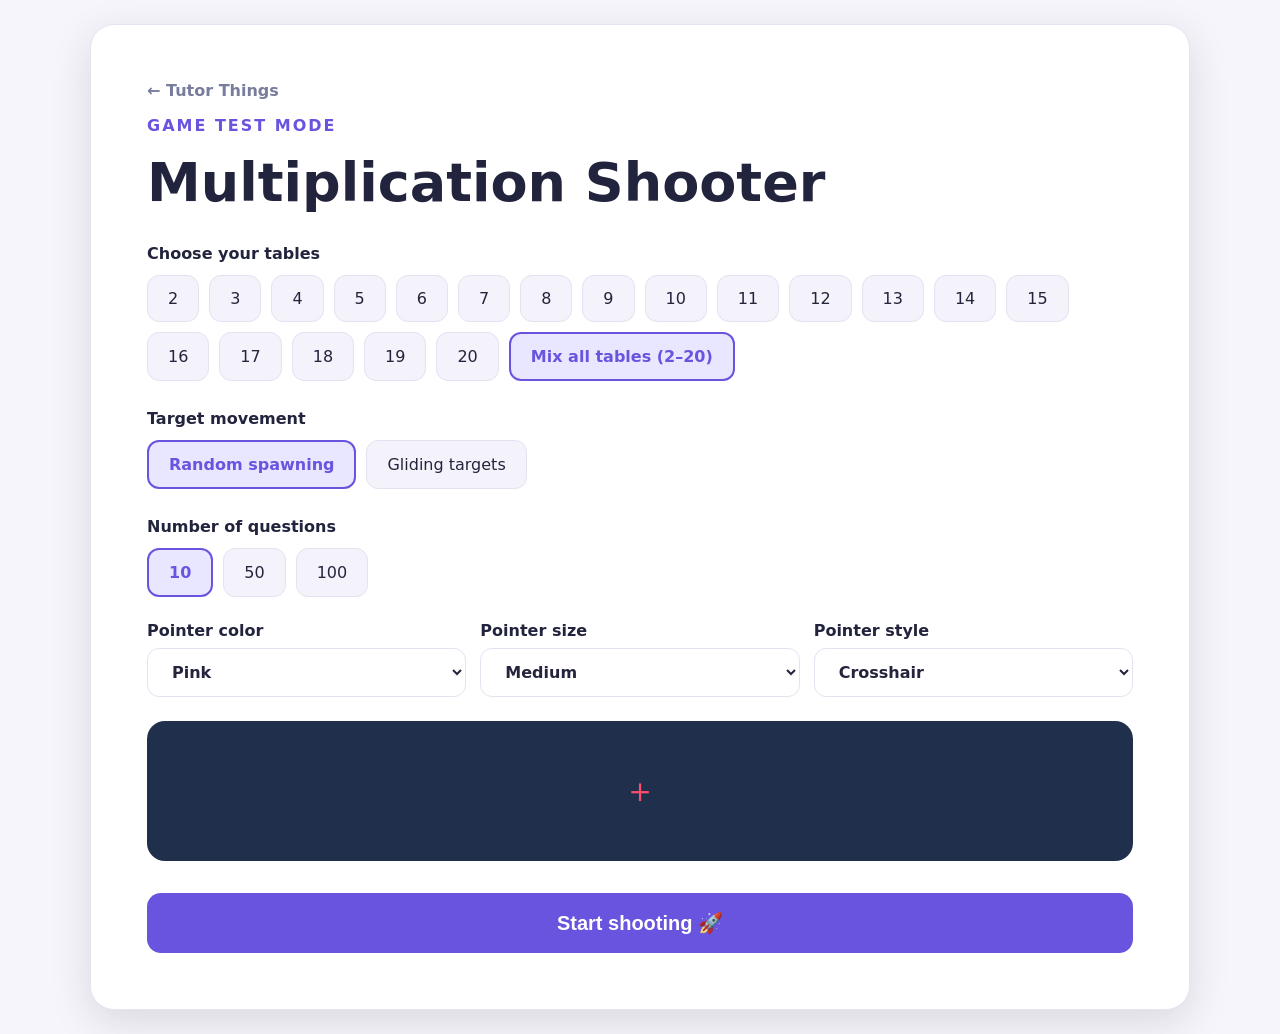
<file: game.html>
<!doctype html>
<html lang="en"><head><meta charset="utf-8"><meta name="viewport" content="width=device-width,initial-scale=1"><title>Tutor Things | Multiplication Shooter</title>
<style>
*{box-sizing:border-box}body{margin:0;background:#f5f5fb;color:#22243d;font:16px system-ui,-apple-system,Segoe UI,sans-serif;padding:24px}main{max-width:1100px;margin:auto;background:white;border:1px solid #e4e5f2;border-radius:24px;padding:clamp(20px,5vw,56px);box-shadow:0 12px 40px #2222}h1{font-size:clamp(32px,5vw,54px);margin:12px 0 30px}.eyebrow{color:#6854df;font-weight:800;letter-spacing:2px}.label{font-weight:750;margin:28px 0 12px;display:block}.choices{display:flex;flex-wrap:wrap;gap:10px}.btn,select{border:1px solid #e2e3f0;background:#f4f3fb;color:#24243d;border-radius:12px;padding:13px 20px;font:inherit;cursor:pointer;touch-action:manipulation}.btn.selected{background:#e9e6ff;border:2px solid #6854df;color:#6854df;font-weight:800}.btn:hover{filter:brightness(.97)}.preview{margin-top:24px;background:#202f4c;min-height:140px;border-radius:18px;display:grid;place-items:center;position:relative;color:#ff4d6d}.cross{font-size:50px;font-weight:200}.row{display:grid;grid-template-columns:repeat(3,1fr);gap:14px}.row label{font-weight:700}.row select{width:100%;margin-top:8px;background:white}.primary{display:block;width:100%;margin-top:32px;background:#6854df;color:white;border:0;border-radius:14px;padding:18px;font-size:20px;font-weight:800;cursor:pointer;touch-action:manipulation}.primary:active,.btn:active{transform:scale(.98)}#play{display:none}.board{background:#202f4c;color:white;border-radius:18px;padding:20px;margin-top:20px}.top{display:flex;justify-content:space-between;align-items:center;gap:10px}.field{height:min(55vh,480px);min-height:320px;background:#17243c;border:1px solid #40506d;border-radius:16px;margin-top:18px;position:relative;overflow:hidden;touch-action:manipulation}.target{position:absolute;border:0;border-radius:50%;background:#ffca55;color:#1d2440;font-weight:900;font-size:20px;width:64px;height:64px;cursor:pointer;box-shadow:0 0 20px #ffca5577;touch-action:manipulation}.overlay{position:absolute;inset:0;display:grid;place-items:center;background:#17243ce8;z-index:5}.overlay>div{text-align:center;padding:28px}.overlay button{max-width:300px}.hidden{display:none!important}.stats{display:flex;gap:24px;margin-top:12px}.stats b{font-size:22px}.small{color:#737895}@media(max-width:650px){body{padding:10px}main{padding:20px}.row{grid-template-columns:1fr}.field{min-height:280px}}
</style></head><body><main>
<a href="/" style="color:#777d9b;text-decoration:none;font-weight:700">← Tutor Things</a><p class="eyebrow">GAME TEST MODE</p><h1>Multiplication Shooter</h1>
<section id="setup"><span class="label">Choose your tables</span><div class="choices" id="tables"></div><span class="label">Target movement</span><div class="choices"><button class="btn selected" data-mode="random">Random spawning</button><button class="btn" data-mode="gliding">Gliding targets</button></div><span class="label">Number of questions</span><div class="choices"><button class="btn selected" data-count="10">10</button><button class="btn" data-count="50">50</button><button class="btn" data-count="100">100</button></div>
<div class="row" style="margin-top:24px"><label>Pointer color<select id="color"><option value="#ff4d6d">Pink</option><option value="#55d6ff">Blue</option><option value="#7cff8a">Green</option><option value="#ffffff">White</option></select></label><label>Pointer size<select id="size"><option value="24">Small</option><option value="34" selected>Medium</option><option value="46">Large</option></select></label><label>Pointer style<select id="style"><option value="cross">Crosshair</option><option value="circle">Circle</option><option value="dot">Dot</option></select></label></div><div class="preview" id="preview"><span id="aim" class="cross">＋</span></div><button class="primary" id="start">Start shooting 🚀</button></section>
<section id="play"><div class="board"><div class="top"><span id="qnum">Question 1</span><span>Score: <b id="score">0</b></span></div><h2 id="question">2 × 3 = ?</h2><p>Click the correct answer target!</p><div class="stats">Shots <b id="shots">0</b> · Hits <b id="hits">0</b> · Streak <b id="streak">0</b></div></div><div class="field" id="field"><div class="overlay" id="overlay"><div><h2 id="overlayTitle">Ready?</h2><p id="overlayText">Click start when you're ready.</p><button class="primary" id="overlayButton">Start game</button></div></div></div><button class="primary" id="quit">Back to setup</button></section>
</main><script>
(() => {
  const $ = id => document.getElementById(id);
  let selectedTables = ['mix'], questionCount = 10, movement = 'random';
  let questions = [], current = 0, score = 0, shots = 0, hits = 0, streak = 0, timer = null;
  const tableContainer = $('tables');

  function renderTables() {
    tableContainer.innerHTML = '';
    for (let n=2;n<=20;n++) {
      const button=document.createElement('button');
      button.type='button'; button.className='btn'; button.textContent=n;
      button.classList.toggle('selected',selectedTables.includes(n));
      button.addEventListener('click',()=>{
        selectedTables=selectedTables.filter(x=>x!=='mix');
        if(selectedTables.includes(n)) selectedTables=selectedTables.filter(x=>x!==n);
        else selectedTables.push(n);
        if(!selectedTables.length) selectedTables=['mix'];
        renderTables();
      });
      tableContainer.appendChild(button);
    }
    const mix=document.createElement('button');
    mix.type='button';mix.className='btn';mix.textContent='Mix all tables (2–20)';
    mix.classList.toggle('selected',selectedTables.includes('mix'));
    mix.addEventListener('click',()=>{selectedTables=['mix'];renderTables();});
    tableContainer.appendChild(mix);
  }
  renderTables();

  document.querySelectorAll('[data-mode]').forEach(button=>button.addEventListener('click',()=>{
    movement=button.dataset.mode;
    document.querySelectorAll('[data-mode]').forEach(b=>b.classList.toggle('selected',b===button));
  }));
  document.querySelectorAll('[data-count]').forEach(button=>button.addEventListener('click',()=>{
    questionCount=Number(button.dataset.count);
    document.querySelectorAll('[data-count]').forEach(b=>b.classList.toggle('selected',b===button));
  }));
  function updatePointer(){
    const aim=$('aim'); aim.style.color=$('color').value; aim.style.fontSize=$('size').value+'px';
    aim.textContent=$('style').value==='dot'?'●':$('style').value==='circle'?'◯':'＋';
  }
  ['color','size','style'].forEach(id=>$(id).addEventListener('change',updatePointer));
  updatePointer();
  function makeQuestion(){
    const tables=selectedTables.includes('mix')?Array.from({length:19},(_,i)=>i+2):selectedTables;
    const a=tables[Math.floor(Math.random()*tables.length)],b=1+Math.floor(Math.random()*12);
    return {a,b,answer:a*b};
  }
  function start(){
    clearInterval(timer); questions=Array.from({length:questionCount},makeQuestion);
    current=0;score=shots=hits=streak=0;
    $('setup').style.display='none';$('play').style.display='block';ready();
  }
  function ready(){
    $('overlay').classList.remove('hidden');$('overlayTitle').textContent='Ready?';
    $('overlayText').textContent='Click start when you are ready.';$('overlayButton').textContent='Start game';
    $('overlayButton').onclick=()=>{$('overlay').classList.add('hidden');nextQuestion();};
  }
  function updateStats(){
    $('score').textContent=score;$('shots').textContent=shots;$('hits').textContent=hits;$('streak').textContent=streak;
  }
  function nextQuestion(){
    clearInterval(timer);
    if(current>=questions.length){finish();return;}
    const q=questions[current];$('qnum').textContent='Question '+(current+1)+' / '+questionCount;
    $('question').textContent=q.a+' × '+q.b+' = ?';
    document.querySelectorAll('.target').forEach(t=>t.remove());
    const answers=new Set([q.answer]);
    while(answers.size<6) answers.add(Math.max(1,q.answer+Math.floor(Math.random()*31)-15));
    [...answers].sort(()=>Math.random()-.5).forEach(value=>{
      const target=document.createElement('button');target.type='button';target.className='target';target.textContent=value;
      target.style.left=Math.random()*82+'%';target.style.top=Math.random()*75+'%';
      target.addEventListener('click',()=>{
        shots++;
        if(value===q.answer){hits++;score+=100+streak*10;streak++;target.textContent='✓';target.style.background='#7cff8a';updateStats();setTimeout(()=>{current++;nextQuestion();},350);}
        else{streak=0;target.style.background='#ff6b6b';target.disabled=true;updateStats();}
      });
      $('field').appendChild(target);
    });
    if(movement==='gliding') timer=setInterval(()=>document.querySelectorAll('.target:not(:disabled)').forEach(t=>{
      t.style.left=Math.max(0,Math.min(82,parseFloat(t.style.left)+(Math.random()*4-2)))+'%';
      t.style.top=Math.max(0,Math.min(75,parseFloat(t.style.top)+(Math.random()*4-2)))+'%';
    }),180);
  }
  function finish(){
    clearInterval(timer);$('overlay').classList.remove('hidden');$('overlayTitle').textContent='Game complete!';
    $('overlayText').textContent='Score: '+score+' · Accuracy: '+(shots?Math.round(hits/shots*100):0)+'%';
    $('overlayButton').textContent='Play again';$('overlayButton').onclick=start;
  }
  $('start').addEventListener('click',start);
  $('quit').addEventListener('click',()=>{clearInterval(timer);$('play').style.display='none';$('setup').style.display='block';});
})();
</script></body></html>
</file>
